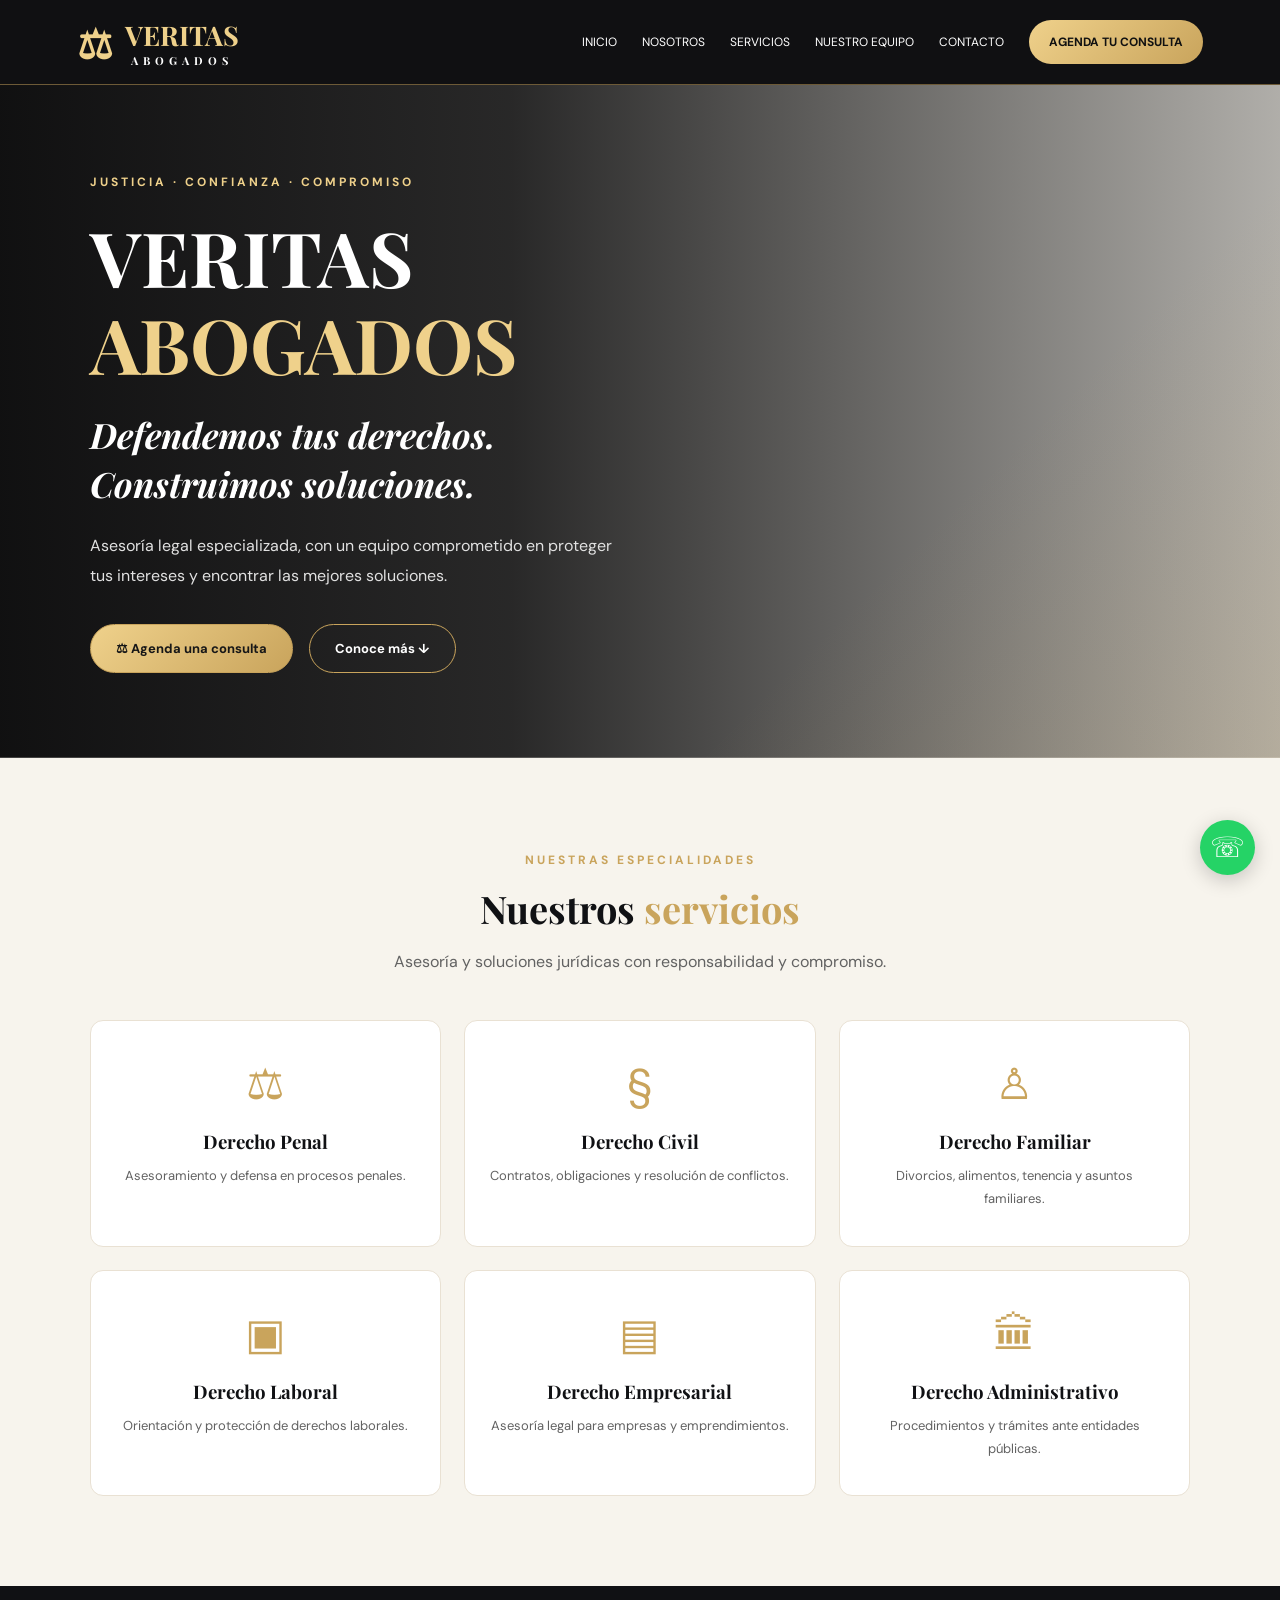
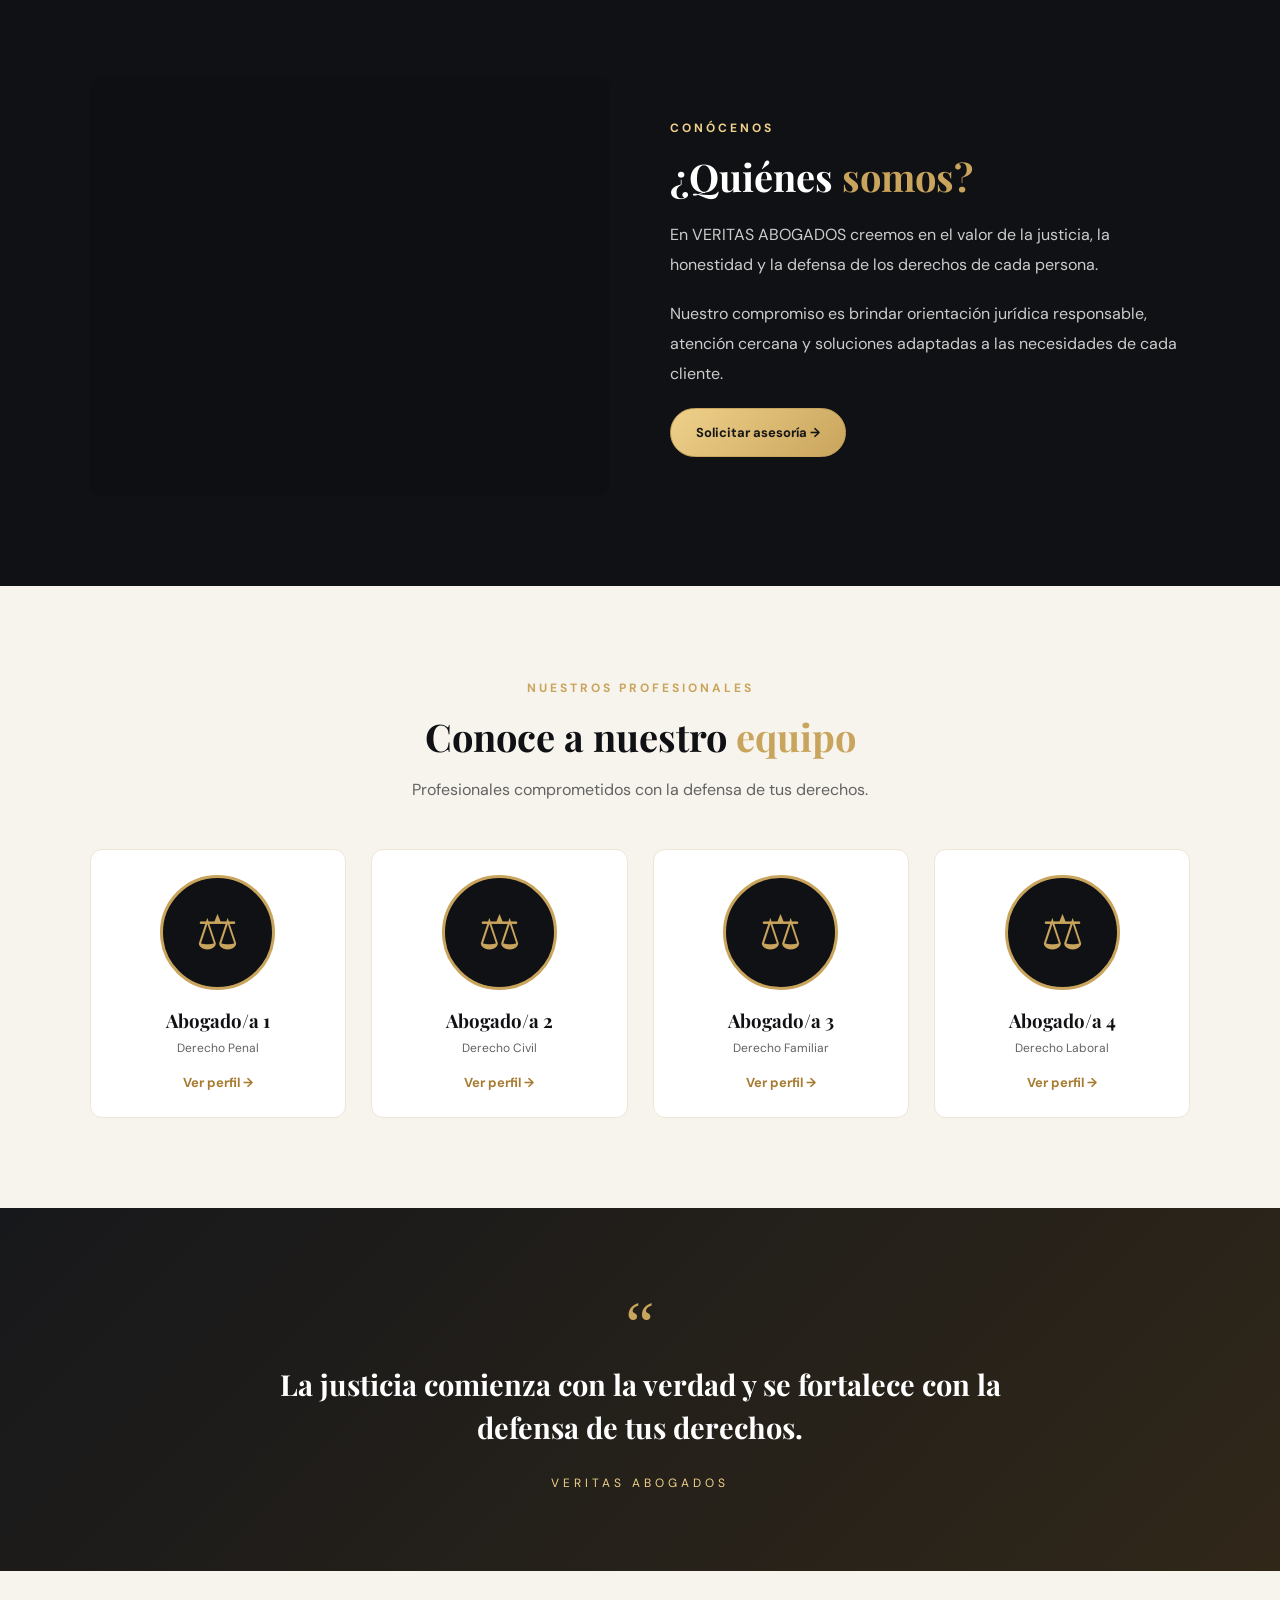
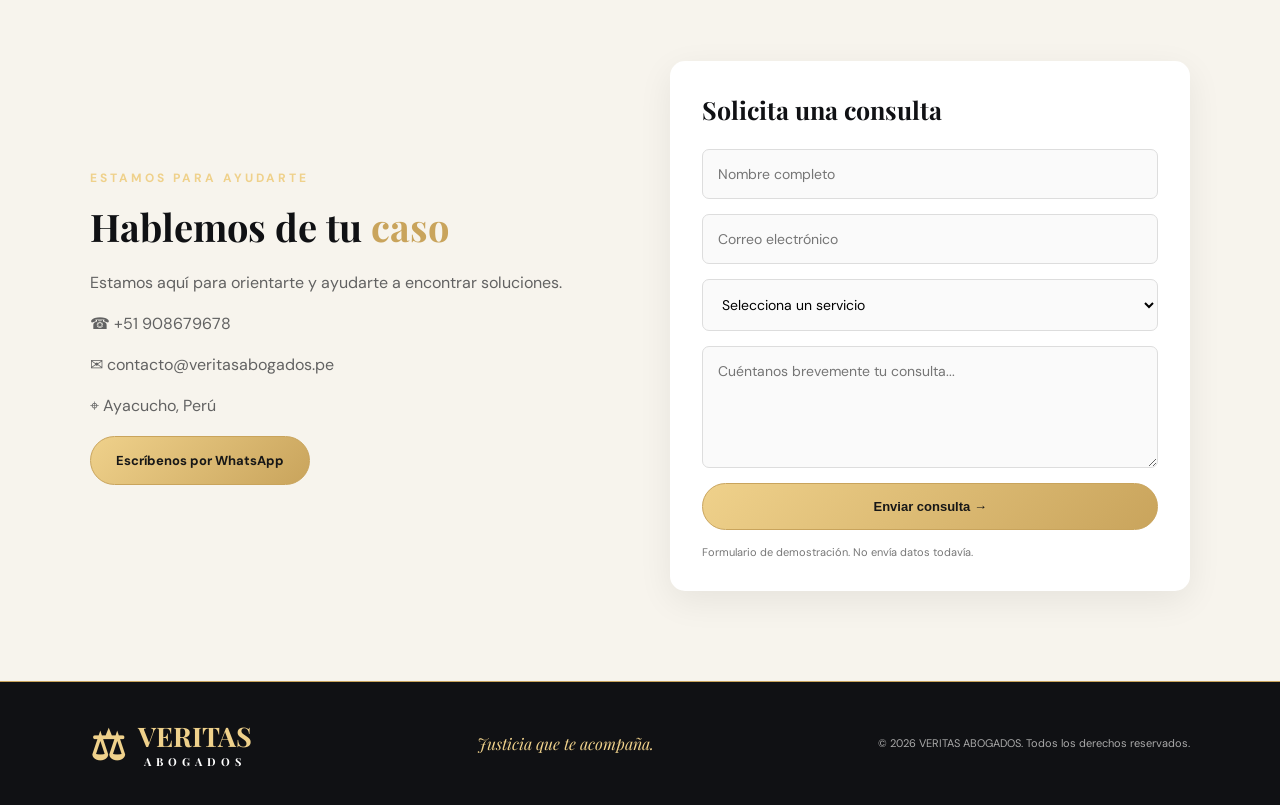
<file: index.html>
<!DOCTYPE html>
<html lang="es">
<head>
    <meta charset="UTF-8">
    <meta name="viewport" content="width=device-width, initial-scale=1.0">
    <meta name="description" content="VERITAS ABOGADOS - Asesoría y servicios jurídicos.">
    <title>VERITAS ABOGADOS | Estudio Jurídico</title>

    <link rel="stylesheet" href="styles.css">

    <link rel="preconnect" href="https://fonts.googleapis.com">
    <link href="https://fonts.googleapis.com/css2?family=DM+Sans:wght@400;500;600;700&family=Playfair+Display:wght@500;600;700&display=swap" rel="stylesheet">
</head>

<body>

<header class="header">
    <a href="#inicio" class="logo">
        <span class="logo-icon">⚖</span>
        <span>VERITAS<small>ABOGADOS</small></span>
    </a>

    <button class="menu-toggle" id="menu-toggle" aria-label="Abrir menú">☰</button>

    <nav class="nav" id="nav">
        <a href="#inicio">Inicio</a>
        <a href="#nosotros">Nosotros</a>
        <a href="#servicios">Servicios</a>
        <a href="#equipo">Nuestro equipo</a>
        <a href="#contacto">Contacto</a>
        <a href="#contacto" class="nav-button">Agenda tu consulta</a>
    </nav>
</header>

<main>

    <!-- PORTADA PRINCIPAL -->
    <section class="hero" id="inicio">
        <div class="hero-content reveal">
            <span class="eyebrow">JUSTICIA · CONFIANZA · COMPROMISO</span>

            <h1>VERITAS <span>ABOGADOS</span></h1>

            <h2>
                Defendemos tus derechos.<br>
                Construimos soluciones.
            </h2>

            <p>
                Asesoría legal especializada, con un equipo comprometido
                en proteger tus intereses y encontrar las mejores soluciones.
            </p>

            <div class="hero-buttons">
                <a href="#contacto" class="btn btn-gold">⚖ Agenda una consulta</a>
                <a href="#nosotros" class="btn btn-outline">Conoce más ↓</a>
            </div>
        </div>

        <div class="hero-decoration"></div>
    </section>

    <!-- SERVICIOS -->
    <section class="services section" id="servicios">

        <div class="section-heading reveal">
            <span>NUESTRAS ESPECIALIDADES</span>
            <h2>Nuestros <strong>servicios</strong></h2>
            <p>Asesoría y soluciones jurídicas con responsabilidad y compromiso.</p>
        </div>

        <div class="service-grid">

            <article class="service-card reveal">
                <span>⚖</span>
                <h3>Derecho Penal</h3>
                <p>Asesoramiento y defensa en procesos penales.</p>
            </article>

            <article class="service-card reveal">
                <span>§</span>
                <h3>Derecho Civil</h3>
                <p>Contratos, obligaciones y resolución de conflictos.</p>
            </article>

            <article class="service-card reveal">
                <span>♙</span>
                <h3>Derecho Familiar</h3>
                <p>Divorcios, alimentos, tenencia y asuntos familiares.</p>
            </article>

            <article class="service-card reveal">
                <span>▣</span>
                <h3>Derecho Laboral</h3>
                <p>Orientación y protección de derechos laborales.</p>
            </article>

            <article class="service-card reveal">
                <span>▤</span>
                <h3>Derecho Empresarial</h3>
                <p>Asesoría legal para empresas y emprendimientos.</p>
            </article>

            <article class="service-card reveal">
                <span>🏛</span>
                <h3>Derecho Administrativo</h3>
                <p>Procedimientos y trámites ante entidades públicas.</p>
            </article>

        </div>
    </section>

    <!-- NOSOTROS -->
    <section class="about section" id="nosotros">

        <div class="about-image reveal"></div>

        <div class="about-content reveal">
            <span class="eyebrow">CONÓCENOS</span>
            <h2>¿Quiénes <strong>somos?</strong></h2>

            <p>
                En VERITAS ABOGADOS creemos en el valor de la justicia,
                la honestidad y la defensa de los derechos de cada persona.
            </p>

            <p>
                Nuestro compromiso es brindar orientación jurídica
                responsable, atención cercana y soluciones adaptadas
                a las necesidades de cada cliente.
            </p>

            <a href="#contacto" class="btn btn-gold">Solicitar asesoría →</a>
        </div>

    </section>

    <!-- EQUIPO -->
    
<!-- NUESTRO EQUIPO -->
<section class="team section" id="equipo">

    <div class="section-heading reveal">
        <span>NUESTROS PROFESIONALES</span>
        <h2>Conoce a nuestro <strong>equipo</strong></h2>
        <p>Profesionales comprometidos con la defensa de tus derechos.</p>
    </div>

    <div class="team-grid">

        <a href="abogado.html?id=1" class="team-card reveal">
            <div class="team-photo">⚖</div>
            <h3>Abogado/a 1</h3>
            <p>Derecho Penal</p>
            <span class="profile-link">Ver perfil →</span>
        </a>

        <a href="abogado.html?id=2" class="team-card reveal">
            <div class="team-photo">⚖</div>
            <h3>Abogado/a 2</h3>
            <p>Derecho Civil</p>
            <span class="profile-link">Ver perfil →</span>
        </a>

        <a href="abogado.html?id=3" class="team-card reveal">
            <div class="team-photo">⚖</div>
            <h3>Abogado/a 3</h3>
            <p>Derecho Familiar</p>
            <span class="profile-link">Ver perfil →</span>
        </a>

        <a href="abogado.html?id=4" class="team-card reveal">
            <div class="team-photo">⚖</div>
            <h3>Abogado/a 4</h3>
            <p>Derecho Laboral</p>
            <span class="profile-link">Ver perfil →</span>
        </a>

    </div>
</section>


    <!-- FRASE -->
    <section class="quote">
        <span>“</span>
        <h2>
            La justicia comienza con la verdad y se fortalece
            con la defensa de tus derechos.
        </h2>
        <p>VERITAS ABOGADOS</p>
    </section>

    <!-- CONTACTO -->
    <section class="contact section" id="contacto">

        <div class="contact-info reveal">
            <span class="eyebrow">ESTAMOS PARA AYUDARTE</span>

            <h2>Hablemos de tu <strong>caso</strong></h2>

            <p>Estamos aquí para orientarte y ayudarte a encontrar soluciones.</p>

            <p>☎ +51 908679678</p>
            <p>✉ contacto@veritasabogados.pe</p>
            <p>⌖ Ayacucho, Perú</p>

            <a href="https://wa.me/51908679678"
               target="_blank"
               rel="noopener"
               class="btn btn-gold">
                Escríbenos por WhatsApp
            </a>
        </div>

        <form class="contact-form reveal" id="contact-form">

            <h3>Solicita una consulta</h3>

            <input type="text" placeholder="Nombre completo" required>

            <input type="email" placeholder="Correo electrónico" required>

            <select required>
                <option value="">Selecciona un servicio</option>
                <option>Derecho Penal</option>
                <option>Derecho Civil</option>
                <option>Derecho Familiar</option>
                <option>Derecho Laboral</option>
                <option>Derecho Empresarial</option>
                <option>Derecho Administrativo</option>
            </select>

            <textarea placeholder="Cuéntanos brevemente tu consulta..." rows="5" required></textarea>

            <button type="submit" class="btn btn-gold">
                Enviar consulta →
            </button>

            <small>Formulario de demostración. No envía datos todavía.</small>

        </form>
    </section>

</main>

<!-- PIE DE PÁGINA -->
<footer class="footer">

    <a href="#inicio" class="logo">
        <span class="logo-icon">⚖</span>
        <span>VERITAS<small>ABOGADOS</small></span>
    </a>

    <p>Justicia que te acompaña.</p>

    <span>© <span id="year"></span> VERITAS ABOGADOS. Todos los derechos reservados.</span>

</footer>

<!-- WHATSAPP -->
<a href="https://wa.me/51908679678"
   class="whatsapp"
   target="_blank"
   rel="noopener"
   aria-label="WhatsApp">☏</a>

<button id="back-top" class="back-top" aria-label="Volver arriba">↑</button>

<script src="script.js"></script>

</body>
</html>
</file>
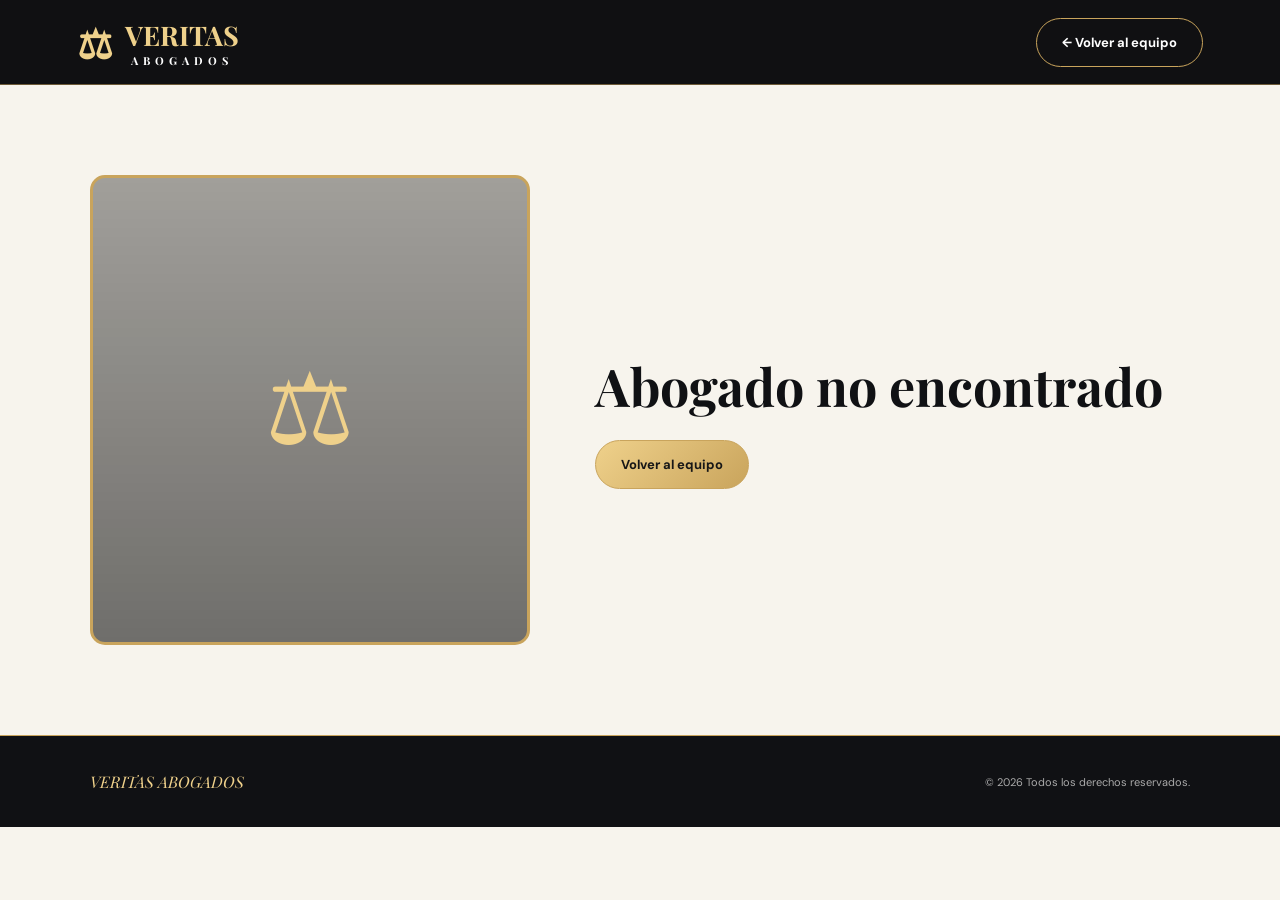
<file: abogado.html>
<!DOCTYPE html>
<html lang="es">
<head>
    <meta charset="UTF-8">
    <meta name="viewport" content="width=device-width, initial-scale=1.0">

    <title>Perfil profesional | VERITAS ABOGADOS</title>

    <link rel="stylesheet" href="styles.css">

    <link href="https://fonts.googleapis.com/css2?family=DM+Sans:wght@400;500;700&family=Playfair+Display:wght@500;700&display=swap" rel="stylesheet">
</head>

<body>

<header class="header">
    <a href="index.html" class="logo">
        <span class="logo-icon">⚖</span>
        <span>VERITAS<small>ABOGADOS</small></span>
    </a>

    <a href="index.html#equipo" class="btn btn-outline">
        ← Volver al equipo
    </a>
</header>

<main class="lawyer-profile section">

    <div class="profile-image">
        <div class="profile-symbol">⚖</div>
    </div>

    <div class="profile-information">

        <span class="eyebrow">NUESTRO EQUIPO PROFESIONAL</span>

        <h1 id="lawyer-name">Nombre del abogado</h1>

        <h2 id="lawyer-specialty">Especialidad jurídica</h2>

        <p id="lawyer-description"></p>

        <div class="profile-details">
            <p><strong>Especialidad:</strong> <span id="lawyer-area"></span></p>
            <p><strong>Estudio:</strong> VERITAS ABOGADOS</p>
            <p><strong>Ubicación:</strong> Ayacucho, Perú</p>
        </div>

        <a id="lawyer-contact" href="#" class="btn btn-gold">
            Solicitar una consulta →
        </a>

        <br><br>

        <a href="index.html#equipo" class="back-link">
            ← Regresar a nuestro equipo
        </a>

    </div>

</main>

<footer class="footer">
    <p>VERITAS ABOGADOS</p>
    <span>© 2026 Todos los derechos reservados.</span>
</footer>

<script src="abogado.js"></script>

</body>
</html>
</file>
<file: styles.css>
:root {
    --black: #101114;
    --dark: #191a1e;
    --gold: #c9a45c;
    --gold-light: #efd18b;
    --cream: #f7f4ed;
    --white: #fff;
    --text: #626262;
}

* {
    margin: 0;
    padding: 0;
    box-sizing: border-box;
    scroll-behavior: smooth;
}

body {
    font-family: 'DM Sans', sans-serif;
    background: var(--cream);
    color: var(--black);
}

a {
    text-decoration: none;
}

/* ENCABEZADO */

.header {
    position: sticky;
    top: 0;
    z-index: 1000;
    min-height: 85px;
    padding: 15px 6%;
    background: rgba(12, 12, 14, .98);
    border-bottom: 1px solid rgba(201,164,92,.5);
    display: flex;
    align-items: center;
    justify-content: space-between;
}

.logo {
    display: flex;
    align-items: center;
    gap: 12px;
    color: var(--gold-light);
    font-family: 'Playfair Display', serif;
    font-size: 27px;
    font-weight: bold;
}

.logo-icon {
    font-size: 40px;
}

.logo small {
    display: block;
    color: white;
    text-align: center;
    font-size: 11px;
    letter-spacing: 5px;
}

.nav {
    display: flex;
    align-items: center;
    gap: 25px;
}

.nav a {
    color: white;
    font-size: 12px;
    text-transform: uppercase;
    transition: .3s;
}

.nav a:hover {
    color: var(--gold-light);
}

.nav .nav-button {
    background: linear-gradient(135deg, var(--gold-light), var(--gold));
    color: #111;
    padding: 14px 20px;
    border-radius: 30px;
    font-weight: bold;
}

.menu-toggle {
    display: none;
    color: white;
    background: none;
    border: none;
    font-size: 28px;
    cursor: pointer;
}

/* PORTADA CON NUEVA IMAGEN */

.hero {
    min-height: 650px;
    position: relative;
    isolation: isolate;
    display: flex;
    align-items: center;
    padding: 85px 7%;
    color: white;

    background:
        linear-gradient(
            90deg,
            rgba(9, 9, 10, .97) 0%,
            rgba(12, 12, 13, .88) 40%,
            rgba(12, 12, 13, .30) 100%
        ),
        url("https://images.unsplash.com/photo-1505664194779-8beaceb93744?auto=format&fit=crop&w=2000&q=90");

    background-size: cover;
    background-position: center;
    background-repeat: no-repeat;
}

.hero::before {
    content: "";
    position: absolute;
    inset: 0;
    z-index: -1;
    background: linear-gradient(
        135deg,
        transparent 70%,
        rgba(201,164,92,.16)
    );
    pointer-events: none;
}

.hero-content {
    max-width: 680px;
    position: relative;
    z-index: 1;
}

.eyebrow {
    color: var(--gold-light);
    font-size: 12px;
    font-weight: bold;
    letter-spacing: 3px;
}

.hero h1 {
    font-family: 'Playfair Display', serif;
    font-size: clamp(42px, 6vw, 76px);
    margin: 22px 0;
    line-height: 1.15;
}

.hero h1 span {
    color: var(--gold-light);
}

.hero h2 {
    font-family: 'Playfair Display', serif;
    font-size: clamp(23px, 3vw, 35px);
    font-style: italic;
    line-height: 1.4;
}

.hero p {
    max-width: 540px;
    color: #e1e1e1;
    line-height: 1.9;
    margin: 23px 0 32px;
}

.hero-buttons {
    display: flex;
    flex-wrap: wrap;
    gap: 16px;
}

/* BOTONES */

.btn {
    display: inline-block;
    padding: 15px 25px;
    border-radius: 35px;
    font-size: 13px;
    font-weight: bold;
    cursor: pointer;
    border: 1px solid var(--gold);
    transition: .3s ease;
}

.btn-gold {
    background: linear-gradient(135deg, var(--gold-light), var(--gold));
    color: #171717;
}

.btn-gold:hover {
    transform: translateY(-4px);
    box-shadow: 0 10px 25px rgba(201,164,92,.35);
}

.btn-outline {
    color: white;
    background: transparent;
}

.btn-outline:hover {
    background: var(--gold);
    color: var(--black);
}

/* SECCIONES */

.section {
    padding: 90px 7%;
}

.section-heading {
    text-align: center;
    margin-bottom: 45px;
}

.section-heading > span {
    color: var(--gold);
    font-size: 12px;
    letter-spacing: 3px;
    font-weight: bold;
}

.section-heading h2,
.about-content h2,
.contact-info h2 {
    font-family: 'Playfair Display', serif;
    font-size: 38px;
    margin: 14px 0;
}

.section-heading strong,
.about-content strong,
.contact-info strong {
    color: var(--gold);
}

.section-heading p {
    color: var(--text);
    line-height: 1.7;
}

/* SERVICIOS */

.service-grid {
    display: grid;
    grid-template-columns: repeat(3, 1fr);
    gap: 23px;
}

.service-card {
    background: white;
    padding: 35px 25px;
    text-align: center;
    border: 1px solid #e9e1d3;
    border-radius: 13px;
    transition: .35s;
}

.service-card > span {
    color: var(--gold);
    font-size: 43px;
}

.service-card h3 {
    font-family: 'Playfair Display', serif;
    margin: 17px 0 10px;
}

.service-card p {
    color: var(--text);
    font-size: 13px;
    line-height: 1.8;
}

.service-card:hover {
    transform: translateY(-9px);
    border-color: var(--gold);
    box-shadow: 0 12px 30px rgba(0,0,0,.09);
}

/* NOSOTROS */

.about {
    display: grid;
    grid-template-columns: 1fr 1fr;
    align-items: center;
    gap: 60px;
    background: var(--black);
    color: white;
}

.about-image {
    min-height: 420px;
    border-radius: 12px;
    background:
        linear-gradient(rgba(0,0,0,.10), rgba(0,0,0,.10)),
        url("https://images.unsplash.com/photo-1497366754035-f200968a6e72?auto=format&fit=crop&w=1100&q=85")
        center/cover;
}

.about-content p {
    color: #ccc;
    line-height: 1.9;
    margin: 18px 0;
}

/* EQUIPO */

.team-grid {
    display: grid;
    grid-template-columns: repeat(4, 1fr);
    gap: 25px;
}

.team-card {
    background: white;
    padding: 25px 15px;
    text-align: center;
    border-radius: 12px;
    border: 1px solid #eee5d6;
    transition: .3s;
}

.team-card:hover {
    transform: translateY(-8px);
    box-shadow: 0 12px 25px rgba(0,0,0,.08);
}

.team-photo {
    width: 115px;
    height: 115px;
    margin: auto;
    border-radius: 50%;
    border: 3px solid var(--gold);
    background: var(--black);
    color: var(--gold);
    display: grid;
    place-items: center;
    font-size: 48px;
}

.team-card h3 {
    margin: 18px 0 7px;
    font-family: 'Playfair Display', serif;
}

.team-card p {
    color: var(--text);
    font-size: 12px;
}

/* FRASE DESTACADA */

.quote {
    padding: 80px 10%;
    text-align: center;
    background: linear-gradient(135deg, #17181b, #302719);
    color: white;
}

.quote > span {
    font-family: Georgia, serif;
    font-size: 65px;
    color: var(--gold);
}

.quote h2 {
    max-width: 800px;
    margin: auto;
    font-family: 'Playfair Display', serif;
    font-size: 29px;
    line-height: 1.5;
}

.quote p {
    color: var(--gold-light);
    letter-spacing: 4px;
    font-size: 12px;
    margin-top: 25px;
}

/* CONTACTO */

.contact {
    display: grid;
    grid-template-columns: 1fr 1fr;
    gap: 60px;
    align-items: center;
}

.contact-info p {
    margin: 20px 0;
    color: var(--text);
}

.contact-form {
    display: flex;
    flex-direction: column;
    gap: 15px;
    padding: 32px;
    background: white;
    border-radius: 15px;
    box-shadow: 0 10px 35px rgba(0,0,0,.07);
}

.contact-form h3 {
    font-family: 'Playfair Display', serif;
    font-size: 25px;
    margin-bottom: 8px;
}

.contact-form input,
.contact-form select,
.contact-form textarea {
    width: 100%;
    padding: 15px;
    border: 1px solid #ddd;
    border-radius: 7px;
    font-family: inherit;
    font-size: 14px;
    background: #fafafa;
}

.contact-form input:focus,
.contact-form select:focus,
.contact-form textarea:focus {
    outline: 1px solid var(--gold);
    border-color: var(--gold);
}

.contact-form textarea {
    resize: vertical;
}

.contact-form small {
    color: #777;
    font-size: 11px;
}

/* PIE DE PÁGINA */

.footer {
    background: var(--black);
    color: white;
    padding: 35px 7%;
    display: flex;
    justify-content: space-between;
    align-items: center;
    gap: 20px;
    flex-wrap: wrap;
    border-top: 1px solid var(--gold);
}

.footer p {
    color: var(--gold-light);
    font-family: 'Playfair Display', serif;
    font-style: italic;
}

.footer > span {
    color: #aaa;
    font-size: 11px;
}

/* WHATSAPP */

.whatsapp {
    position: fixed;
    bottom: 25px;
    right: 25px;
    width: 55px;
    height: 55px;
    background: #25d366;
    color: white;
    border-radius: 50%;
    display: grid;
    place-items: center;
    font-size: 28px;
    z-index: 999;
    box-shadow: 0 5px 20px rgba(0,0,0,.2);
}

/* VOLVER ARRIBA */

.back-top {
    position: fixed;
    bottom: 92px;
    right: 30px;
    width: 42px;
    height: 42px;
    border: none;
    border-radius: 50%;
    background: var(--gold);
    font-size: 23px;
    cursor: pointer;
    display: none;
    z-index: 999;
}

/* ANIMACIONES */

.reveal {
    opacity: 0;
    transform: translateY(30px);
    transition: opacity .8s ease, transform .8s ease;
}

.reveal.visible {
    opacity: 1;
    transform: translateY(0);
}

/* RESPONSIVE */

@media (max-width: 950px) {

    .menu-toggle {
        display: block;
    }

    .nav {
        position: absolute;
        top: 85px;
        left: 0;
        width: 100%;
        background: var(--black);
        display: none;
        flex-direction: column;
        padding: 25px;
        align-items: stretch;
        gap: 22px;
    }

    .nav.active {
        display: flex;
    }

    .nav a {
        text-align: center;
    }

    .service-grid {
        grid-template-columns: repeat(2, 1fr);
    }

    .team-grid {
        grid-template-columns: repeat(2, 1fr);
    }
}

@media (max-width: 650px) {

    .hero {
        min-height: 570px;
        padding: 65px 6%;
        background-position: 65% center;
    }

    .hero h2 {
        font-size: 23px;
    }

    .section {
        padding: 65px 6%;
    }

    .section-heading h2,
    .about-content h2,
    .contact-info h2 {
        font-size: 30px;
    }

    .service-grid,
    .team-grid,
    .about,
    .contact {
        grid-template-columns: 1fr;
    }

    .about {
        gap: 30px;
    }

    .about-image {
        min-height: 270px;
    }

    .quote h2 {
        font-size: 22px;
    }

    .footer {
        flex-direction: column;
        text-align: center;
    }
}
 

/* TARJETAS INTERACTIVAS DE ABOGADOS */

.team-card {
    display: block;
    color: var(--black);
    text-decoration: none;
    cursor: pointer;
}

.profile-link {
    display: inline-block;
    margin-top: 18px;
    color: #a77c32;
    font-size: 13px;
    font-weight: bold;
    transition: .3s;
}

.team-card:hover .profile-link {
    letter-spacing: 1px;
}

/* PERFIL INDIVIDUAL */

.lawyer-profile {
    min-height: 650px;
    display: grid;
    grid-template-columns: .85fr 1.15fr;
    align-items: center;
    gap: 65px;
    background: #f7f4ed;
}

.profile-image {
    min-height: 470px;
    border-radius: 15px;
    background:
        linear-gradient(rgba(0,0,0,.35), rgba(0,0,0,.55)),
        url("https://images.unsplash.com/photo-1589829085413-56de8ae18c73?auto=format&fit=crop&w=1000&q=85")
        center/cover;
    display: grid;
    place-items: center;
    border: 3px solid var(--gold);
}

.profile-symbol {
    font-size: 100px;
    color: var(--gold-light);
}

.profile-information h1 {
    font-family: 'Playfair Display', serif;
    font-size: clamp(35px, 5vw, 52px);
    margin: 20px 0;
}

.profile-information h2 {
    color: #a77c32;
    font-family: 'Playfair Display', serif;
    font-size: 25px;
    margin-bottom: 20px;
}

.profile-information > p {
    color: #555;
    line-height: 1.9;
    margin-bottom: 25px;
}

.profile-details {
    background: white;
    padding: 22px;
    border-left: 3px solid var(--gold);
    margin-bottom: 25px;
    border-radius: 5px;
}

.profile-details p {
    margin: 10px 0;
    color: #555;
}

.back-link {
    color: #94702f;
    font-size: 13px;
    font-weight: bold;
}

@media (max-width: 700px) {
    .lawyer-profile {
        grid-template-columns: 1fr;
        gap: 30px;
        padding-top: 45px;
    }

    .profile-image {
        min-height: 300px;
    }

    .profile-information h1 {
        font-size: 36px;
    }
}
</file>
